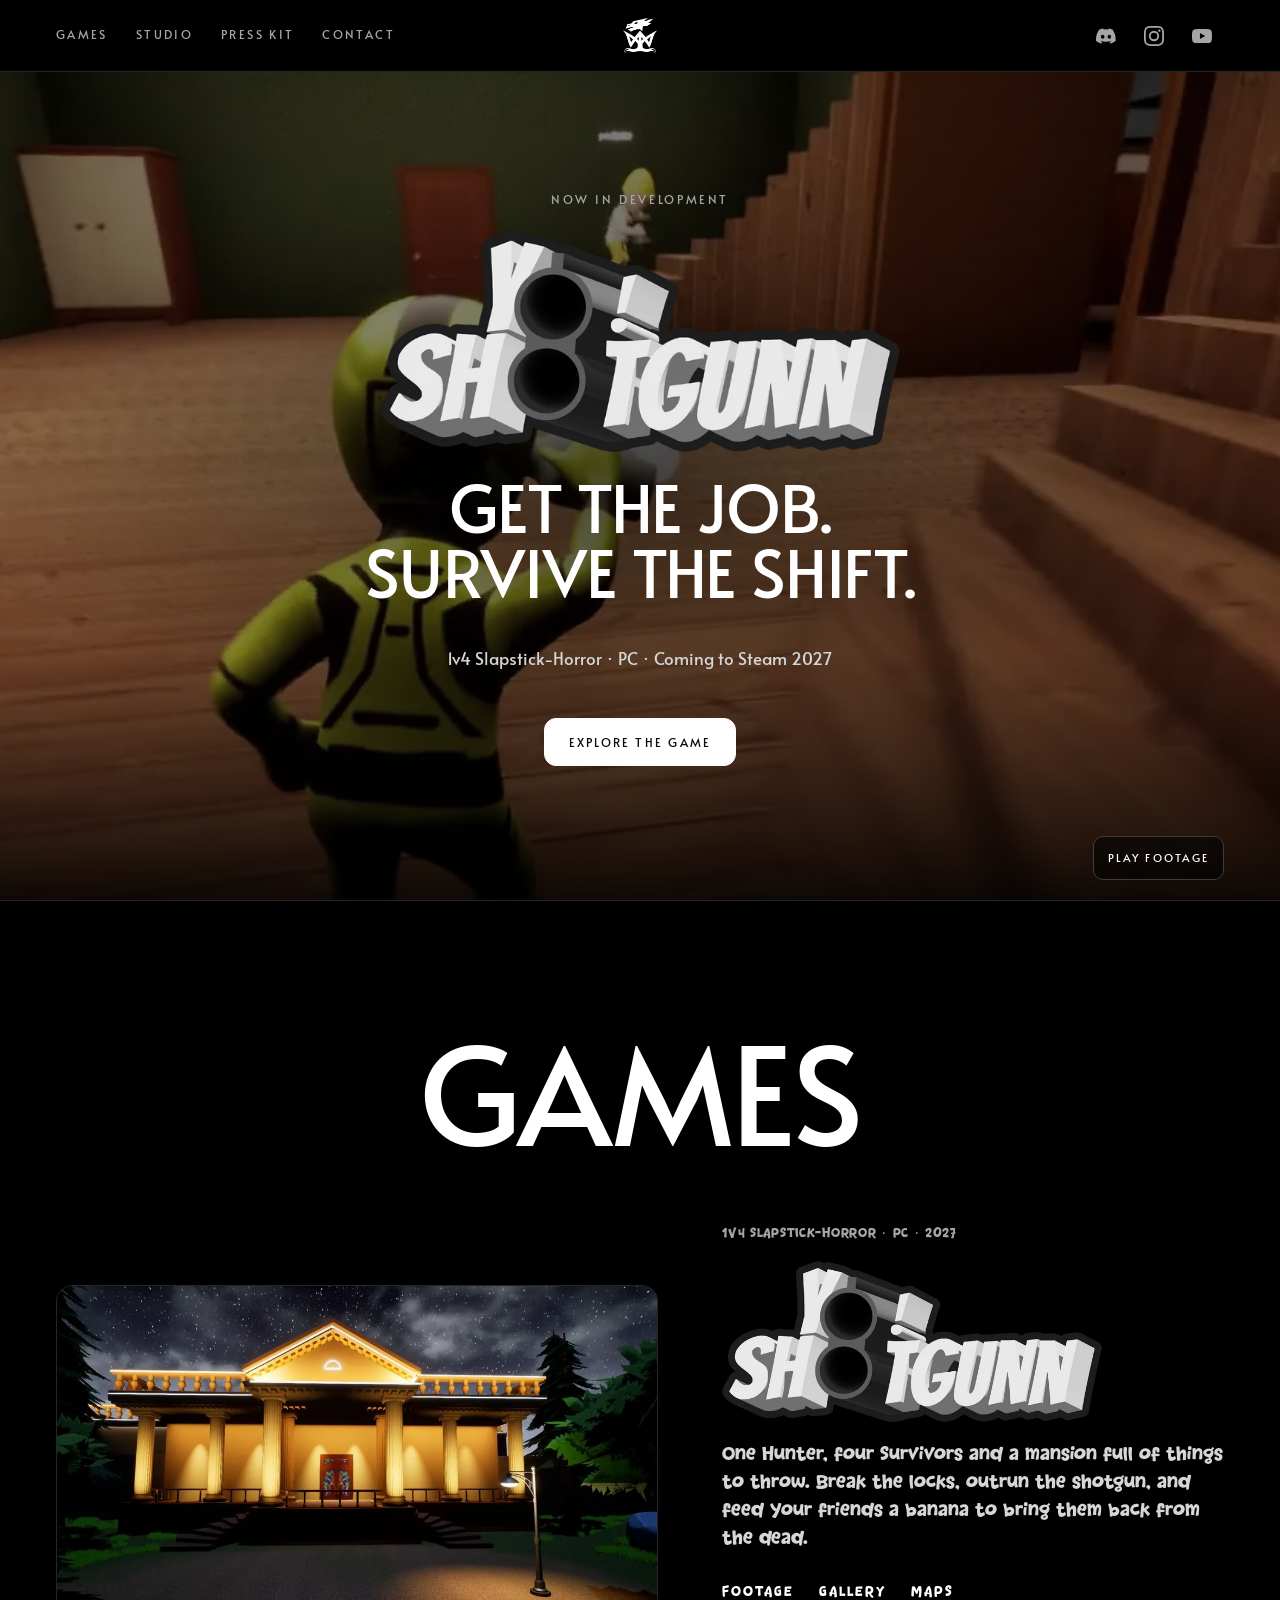
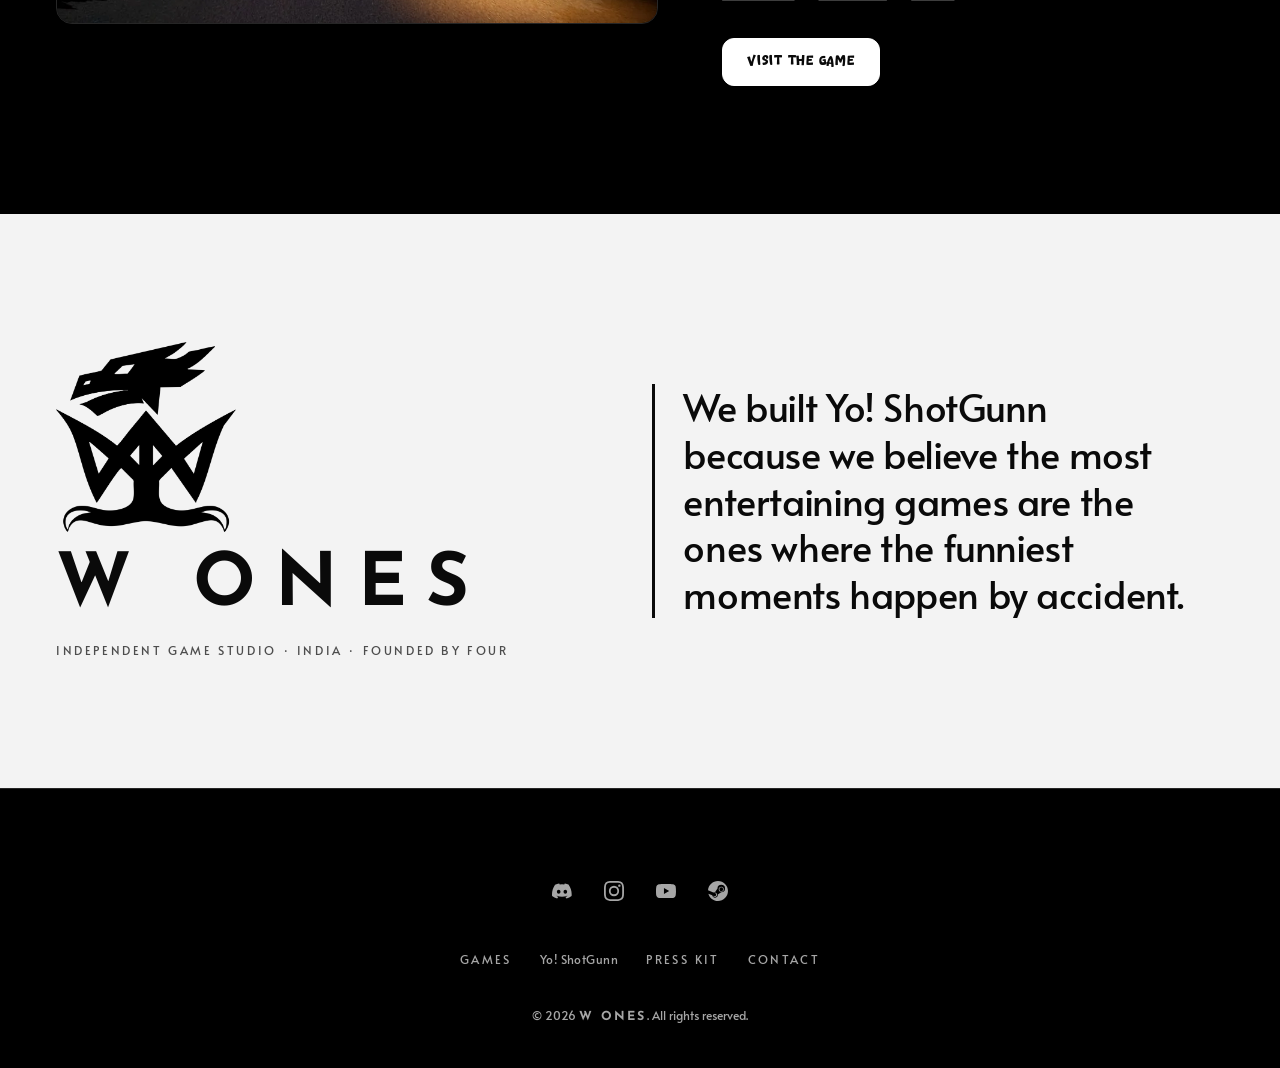
<file: index.html>
<!DOCTYPE html>
<html lang="en">
<head>
<meta charset="utf-8">
<meta name="viewport" content="width=device-width, initial-scale=1">
<title>W ONES</title>
<meta name="description" content="W ONES is an independent game studio from India. Our first game, Yo! ShotGunn, is a 1v4 horror-comedy FPS coming to Steam in 2027.">
<meta property="og:title" content="W ONES">
<meta property="og:description" content="Independent game studio. Makers of Yo! ShotGunn, coming to Steam in 2027.">
<meta property="og:image" content="assets/hero-mansion.jpg">
<meta property="og:type" content="website">
<meta name="theme-color" content="#000000">
<link rel="icon" href="assets/mark-wones.png">
<link rel="preconnect" href="https://fonts.googleapis.com">
<link rel="preconnect" href="https://fonts.gstatic.com" crossorigin>
<link rel="stylesheet" href="https://fonts.googleapis.com/css2?family=Alata&amp;family=Josefin+Sans:wght@700&amp;display=swap">
<link rel="preload" as="image" href="assets/clips/slip.webp" fetchpriority="high">
<link rel="preload" as="image" href="assets/logo-game-700.webp"
      imagesrcset="assets/logo-game-700.webp 700w, assets/logo-game.webp 1400w"
      imagesizes="(max-width: 500px) 220px, 44vw" fetchpriority="high">
<link rel="stylesheet" href="studio.css">
</head>
<body>

<a class="skip" href="#main">Skip to content</a>

<!-- ============ BAR ============ -->
<header class="bar" id="bar">
  <nav class="bar__nav" aria-label="Main">
    <ul class="bar__links" id="barLinks">
      <li><a href="#games">Games</a></li>
      <li><a href="#studio">Studio</a></li>
      <li><a href="#" data-needs-link="presskit">Press kit</a></li>
      <li><a href="https://mail.google.com/mail/?view=cm&amp;fs=1&amp;to=thewonegames@gmail.com" target="_blank" rel="noopener">Contact</a></li>
    </ul>
  </nav>
  <a class="bar__logo" href="#top" aria-label="W ONES home">
    <img src="assets/mark-wones.png" alt="" width="128" height="135">
  </a>
  <ul class="bar__social" aria-label="W ONES elsewhere">
    <li><a class="icon-link" href="https://discord.gg/mQPGaS2Mt" target="_blank" rel="noopener" aria-label="Discord"><svg viewBox="0 0 24 24" aria-hidden="true" focusable="false"><path d="M20.317 4.37a19.79 19.79 0 0 0-4.885-1.515.074.074 0 0 0-.079.037c-.21.375-.444.865-.608 1.25a18.27 18.27 0 0 0-5.487 0 12.64 12.64 0 0 0-.617-1.25.077.077 0 0 0-.079-.037A19.736 19.736 0 0 0 3.677 4.37a.07.07 0 0 0-.032.027C.533 9.046-.32 13.58.099 18.058a.082.082 0 0 0 .031.056 19.9 19.9 0 0 0 5.993 3.03.078.078 0 0 0 .084-.028c.462-.63.874-1.295 1.226-1.994a.076.076 0 0 0-.041-.106 13.1 13.1 0 0 1-1.872-.892.077.077 0 0 1-.008-.128c.126-.094.252-.192.372-.291a.074.074 0 0 1 .078-.011c3.928 1.793 8.18 1.793 12.062 0a.074.074 0 0 1 .078.01c.12.099.246.198.373.292a.077.077 0 0 1-.006.128 12.3 12.3 0 0 1-1.873.891.077.077 0 0 0-.41.107c.36.698.772 1.363 1.225 1.993a.076.076 0 0 0 .084.029 19.84 19.84 0 0 0 6.002-3.03.077.077 0 0 0 .032-.055c.5-5.177-.838-9.674-3.549-13.66a.06.06 0 0 0-.031-.029ZM8.02 15.331c-1.183 0-2.157-1.086-2.157-2.419 0-1.333.955-2.419 2.157-2.419 1.211 0 2.176 1.095 2.157 2.419 0 1.333-.956 2.419-2.157 2.419Zm7.975 0c-1.183 0-2.157-1.086-2.157-2.419 0-1.333.955-2.419 2.157-2.419 1.211 0 2.176 1.095 2.157 2.419 0 1.333-.946 2.419-2.157 2.419Z"/></svg></a></li>
    <li><a class="icon-link" href="https://www.instagram.com/w_ones.games/" target="_blank" rel="noopener" aria-label="Instagram"><svg viewBox="0 0 24 24" aria-hidden="true" focusable="false"><path d="M12 2.163c3.204 0 3.584.012 4.85.07 3.252.148 4.771 1.691 4.919 4.919.058 1.265.069 1.645.069 4.849 0 3.205-.012 3.584-.069 4.849-.149 3.225-1.664 4.771-4.919 4.919-1.266.058-1.644.07-4.85.07-3.204 0-3.584-.012-4.849-.07-3.26-.149-4.771-1.699-4.919-4.92-.058-1.265-.07-1.644-.07-4.849 0-3.204.013-3.583.07-4.849.149-3.227 1.664-4.771 4.919-4.919 1.266-.057 1.645-.069 4.849-.069ZM12 0C8.741 0 8.333.014 7.053.072 2.695.272.273 2.69.073 7.052.014 8.333 0 8.741 0 12c0 3.259.014 3.668.072 4.948.2 4.358 2.618 6.78 6.98 6.98C8.333 23.986 8.741 24 12 24c3.259 0 3.668-.014 4.948-.072 4.354-.2 6.782-2.618 6.979-6.98.059-1.28.073-1.689.073-4.948 0-3.259-.014-3.667-.072-4.947-.196-4.354-2.617-6.78-6.979-6.98C15.668.014 15.259 0 12 0Zm0 5.838a6.162 6.162 0 1 0 0 12.324 6.162 6.162 0 0 0 0-12.324ZM12 16a4 4 0 1 1 0-8 4 4 0 0 1 0 8Zm6.406-11.845a1.44 1.44 0 1 0 0 2.881 1.44 1.44 0 0 0 0-2.881Z"/></svg></a></li>
    <li><a class="icon-link" href="https://www.youtube.com/@W_ONES" target="_blank" rel="noopener" aria-label="YouTube"><svg viewBox="0 0 24 24" aria-hidden="true" focusable="false"><path d="M23.498 6.186a3.016 3.016 0 0 0-2.122-2.136C19.505 3.545 12 3.545 12 3.545s-7.505 0-9.377.505A3.017 3.017 0 0 0 .502 6.186C0 8.07 0 12 0 12s0 3.93.502 5.814a3.016 3.016 0 0 0 2.122 2.136c1.871.505 9.376.505 9.376.505s7.505 0 9.377-.505a3.015 3.015 0 0 0 2.122-2.136C24 15.93 24 12 24 12s0-3.93-.502-5.814ZM9.545 15.568V8.432L15.818 12l-6.273 3.568Z"/></svg></a></li>
  </ul>
  <button class="bar__toggle" id="barToggle" type="button" aria-expanded="false" aria-controls="barLinks">
    <span class="bar__bars" aria-hidden="true"></span>
    <span class="visually-hidden">Menu</span>
  </button>
</header>

<main id="main">

<!-- ============ HERO: the current game, in its own footage ============ -->
<section class="hero" id="top">
  <video class="hero__video" id="heroVideo" muted playsinline preload="auto"
         src="assets/clips/slip.mp4" poster="assets/clips/slip.webp"
         data-clips="assets/clips/slip.mp4|assets/clips/slip.webp assets/clips/steal.mp4|assets/clips/steal.webp"
         aria-hidden="true"></video>
  <div class="hero__shade"></div>
  <div class="hero__inner">
    <p class="kicker">Now in development</p>
    <img class="hero__logo" src="assets/logo-game-700.webp"
         srcset="assets/logo-game-700.webp 700w, assets/logo-game.webp 1400w"
         sizes="(max-width: 500px) 220px, 44vw" alt="Yo! ShotGunn" width="1400" height="597">
    <h1 class="hero__title">Get the job.<br>Survive the shift.</h1>
    <p class="hero__meta">1v4 Slapstick-Horror &middot; PC &middot; Coming to Steam 2027</p>
    <div class="hero__actions">
      <a class="btn btn--solid" href="yoshotgunn.html">Explore the game</a>
    </div>
  </div>
  <button class="hero__pause" id="heroPause" type="button" aria-pressed="false"><span>Pause footage</span></button>
</section>

<!-- ============ GAMES ============ -->
<section class="games" id="games">
  <h2 class="mega">Games</h2>

  <article class="game">
    <a class="game__art" href="yoshotgunn.html" aria-label="Yo! ShotGunn — visit the game"
       data-slides="assets/gallery/shot-01 assets/gallery/shot-02 assets/gallery/shot-03 assets/gallery/shot-04 assets/gallery/shot-05 assets/gallery/shot-06 assets/gallery/shot-07 assets/gallery/shot-08 assets/gallery/shot-09 assets/gallery/shot-10 assets/gallery/shot-11 assets/gallery/shot-12 assets/gallery/shot-13 assets/gallery/shot-14 assets/gallery/shot-15 assets/gallery/shot-16 assets/gallery/shot-17 assets/gallery/shot-18 assets/gallery/shot-19 assets/gallery/shot-20 assets/gallery/shot-21 assets/gallery/shot-22 assets/gallery/shot-23 assets/gallery/shot-24">
      <img class="game__slide is-on" src="assets/hero-mansion-sm.webp"
           srcset="assets/hero-mansion-sm.webp 1100w, assets/hero-mansion.webp 2400w"
           sizes="(max-width: 900px) 100vw, 55vw" loading="lazy" alt="">
      <img class="game__slide" src="assets/gallery/shot-01-sm.webp" loading="lazy" alt="">
    </a>
    <div class="game__body">
      <p class="kicker">1v4 Slapstick-Horror &middot; PC &middot; 2027</p>
      <h3 class="game__title"><img src="assets/logo-game-700.webp" alt="Yo! ShotGunn" width="700" height="298" loading="lazy"></h3>
      <p class="game__desc">One Hunter, four Survivors and a mansion full of things to throw. Break the locks, outrun the shotgun, and feed your friends a banana to bring them back from the dead.</p>
      <ul class="game__links">
        <li><a href="yoshotgunn.html#footage">Footage</a></li>
        <li><a href="yoshotgunn.html#gallery">Gallery</a></li>
        <li><a href="yoshotgunn.html#maps">Maps</a></li>
      </ul>
      <div class="game__actions">
        <a class="btn btn--solid" href="yoshotgunn.html">Visit the game</a>
      </div>
    </div>
  </article>
</section>

<!-- ============ STUDIO ============ -->
<section class="about" id="studio">
  <div class="about__inner">
    <div class="about__id">
      <img class="about__mark" src="assets/logo-wones.webp" alt="" width="600" height="635">
      <h2 class="about__name wones">W ONES</h2>
      <p class="kicker">Independent game studio &middot; India &middot; Founded by four</p>
    </div>
    <blockquote class="about__quote">
      <p>We built Yo! ShotGunn because we believe the most entertaining games are the ones where the funniest moments happen by accident.</p>
    </blockquote>
  </div>
</section>

</main>

<!-- ============ FOOTER ============ -->
<footer class="foot">
  <ul class="foot__social" aria-label="W ONES elsewhere">
    <li><a class="icon-link" href="https://discord.gg/mQPGaS2Mt" target="_blank" rel="noopener" aria-label="Discord"><svg viewBox="0 0 24 24" aria-hidden="true" focusable="false"><path d="M20.317 4.37a19.79 19.79 0 0 0-4.885-1.515.074.074 0 0 0-.079.037c-.21.375-.444.865-.608 1.25a18.27 18.27 0 0 0-5.487 0 12.64 12.64 0 0 0-.617-1.25.077.077 0 0 0-.079-.037A19.736 19.736 0 0 0 3.677 4.37a.07.07 0 0 0-.032.027C.533 9.046-.32 13.58.099 18.058a.082.082 0 0 0 .031.056 19.9 19.9 0 0 0 5.993 3.03.078.078 0 0 0 .084-.028c.462-.63.874-1.295 1.226-1.994a.076.076 0 0 0-.041-.106 13.1 13.1 0 0 1-1.872-.892.077.077 0 0 1-.008-.128c.126-.094.252-.192.372-.291a.074.074 0 0 1 .078-.011c3.928 1.793 8.18 1.793 12.062 0a.074.074 0 0 1 .078.01c.12.099.246.198.373.292a.077.077 0 0 1-.006.128 12.3 12.3 0 0 1-1.873.891.077.077 0 0 0-.41.107c.36.698.772 1.363 1.225 1.993a.076.076 0 0 0 .084.029 19.84 19.84 0 0 0 6.002-3.03.077.077 0 0 0 .032-.055c.5-5.177-.838-9.674-3.549-13.66a.06.06 0 0 0-.031-.029ZM8.02 15.331c-1.183 0-2.157-1.086-2.157-2.419 0-1.333.955-2.419 2.157-2.419 1.211 0 2.176 1.095 2.157 2.419 0 1.333-.956 2.419-2.157 2.419Zm7.975 0c-1.183 0-2.157-1.086-2.157-2.419 0-1.333.955-2.419 2.157-2.419 1.211 0 2.176 1.095 2.157 2.419 0 1.333-.946 2.419-2.157 2.419Z"/></svg></a></li>
    <li><a class="icon-link" href="https://www.instagram.com/w_ones.games/" target="_blank" rel="noopener" aria-label="Instagram"><svg viewBox="0 0 24 24" aria-hidden="true" focusable="false"><path d="M12 2.163c3.204 0 3.584.012 4.85.07 3.252.148 4.771 1.691 4.919 4.919.058 1.265.069 1.645.069 4.849 0 3.205-.012 3.584-.069 4.849-.149 3.225-1.664 4.771-4.919 4.919-1.266.058-1.644.07-4.85.07-3.204 0-3.584-.012-4.849-.07-3.26-.149-4.771-1.699-4.919-4.92-.058-1.265-.07-1.644-.07-4.849 0-3.204.013-3.583.07-4.849.149-3.227 1.664-4.771 4.919-4.919 1.266-.057 1.645-.069 4.849-.069ZM12 0C8.741 0 8.333.014 7.053.072 2.695.272.273 2.69.073 7.052.014 8.333 0 8.741 0 12c0 3.259.014 3.668.072 4.948.2 4.358 2.618 6.78 6.98 6.98C8.333 23.986 8.741 24 12 24c3.259 0 3.668-.014 4.948-.072 4.354-.2 6.782-2.618 6.979-6.98.059-1.28.073-1.689.073-4.948 0-3.259-.014-3.667-.072-4.947-.196-4.354-2.617-6.78-6.979-6.98C15.668.014 15.259 0 12 0Zm0 5.838a6.162 6.162 0 1 0 0 12.324 6.162 6.162 0 0 0 0-12.324ZM12 16a4 4 0 1 1 0-8 4 4 0 0 1 0 8Zm6.406-11.845a1.44 1.44 0 1 0 0 2.881 1.44 1.44 0 0 0 0-2.881Z"/></svg></a></li>
    <li><a class="icon-link" href="https://www.youtube.com/@W_ONES" target="_blank" rel="noopener" aria-label="YouTube"><svg viewBox="0 0 24 24" aria-hidden="true" focusable="false"><path d="M23.498 6.186a3.016 3.016 0 0 0-2.122-2.136C19.505 3.545 12 3.545 12 3.545s-7.505 0-9.377.505A3.017 3.017 0 0 0 .502 6.186C0 8.07 0 12 0 12s0 3.93.502 5.814a3.016 3.016 0 0 0 2.122 2.136c1.871.505 9.376.505 9.376.505s7.505 0 9.377-.505a3.015 3.015 0 0 0 2.122-2.136C24 15.93 24 12 24 12s0-3.93-.502-5.814ZM9.545 15.568V8.432L15.818 12l-6.273 3.568Z"/></svg></a></li>
    <li><a class="icon-link" href="#" data-needs-link="steam" aria-label="Steam"><svg viewBox="0 0 24 24" aria-hidden="true" focusable="false"><path d="M11.979 0C5.678 0 .511 4.86.022 11.037l6.432 2.658a3.39 3.39 0 0 1 1.912-.59c.063 0 .125.003.188.005l2.861-4.142v-.06a4.525 4.525 0 1 1 4.524 4.527h-.105l-4.076 2.911c0 .052.004.105.004.158a3.4 3.4 0 0 1-6.748.66L.436 15.27C1.862 20.307 6.487 24 11.979 24c6.627 0 11.999-5.373 11.999-12S18.606 0 11.979 0ZM7.54 18.21l-1.473-.61a2.553 2.553 0 0 0 1.32 1.253 2.564 2.564 0 0 0 3.345-1.386 2.54 2.54 0 0 0 .002-1.95 2.543 2.543 0 0 0-1.388-1.392 2.56 2.56 0 0 0-1.97-.008l1.523.63a1.879 1.879 0 0 1-1.359 3.463Zm11.365-8.302a3.017 3.017 0 0 0-3.015-3.011 3.016 3.016 0 0 0-3.011 3.011 3.016 3.016 0 0 0 3.011 3.009 3.017 3.017 0 0 0 3.015-3.009Zm-5.273-.005a2.267 2.267 0 0 1 2.264-2.264 2.267 2.267 0 0 1 2.266 2.264 2.266 2.266 0 0 1-2.266 2.262 2.266 2.266 0 0 1-2.264-2.262Z"/></svg></a></li>
  </ul>
  <nav class="foot__links" aria-label="Footer">
    <a href="#games">Games</a>
    <a href="yoshotgunn.html"><span class="gamename">Yo! ShotGunn</span></a>
    <a href="#" data-needs-link="presskit">Press kit</a>
    <a href="https://mail.google.com/mail/?view=cm&amp;fs=1&amp;to=thewonegames@gmail.com" target="_blank" rel="noopener">Contact</a>
  </nav>
  <p class="foot__legal">&copy; 2026 <span class="wones">W ONES</span>. All rights reserved.</p>
</footer>

<script src="studio.js"></script>
</body>
</html>
</file>
<file: studio.css>
/* ============================================================
   W ONES — studio site
   Black and white, after Landfall: the frame stays monochrome and
   the game art is the only colour on the page.
   Type is Alata throughout; Josefin Sans is kept for the studio
   name alone, and Chomage for the text about the game itself.
   Written mobile first.
   ============================================================ */

/* Chomage by Khurasan (khurasanstudio.com), subset to Latin. Web embedding
   requires Khurasan's Webfont license. Inlined because the artifact host
   only serves font files from Google Fonts. */
@font-face {
  font-family: 'Chomage';
  src: url([data-uri]) format('woff2');
  font-weight: 400;
  font-style: normal;
  font-display: swap;
}

:root {
  --black:      #000000;
  --panel:      #0c0c0c;
  --line:       #262626;
  --line-hi:    #3d3d3d;
  --grey:       #a6a6a6;   /* 8.9:1 on black */
  --white:      #ffffff;
  --paper:      #f3f3f3;   /* the one inverted band */
  --ink:        #0a0a0a;
  --ink-soft:   #4d4d4d;   /* 7.9:1 on paper */

  --ff:       'Alata', 'Century Gothic', 'Trebuchet MS', sans-serif;
  --ff-brand: 'Josefin Sans', 'Futura', 'Century Gothic', sans-serif;
  --ff-game:  'Chomage', 'Alata', 'Arial Rounded MT Bold', sans-serif;

  --radius:    12px;   /* buttons */
  --radius-sm: 10px;   /* small controls */
  --radius-lg: 16px;   /* the game art */

  --bar-h:  72px;
  --gutter: clamp(1.25rem, 5vw, 3.5rem);
  --maxw:   1240px;
  --ease:   cubic-bezier(.22, .61, .36, 1);

  color-scheme: dark;
}

*, *::before, *::after { box-sizing: border-box; }
html { scroll-behavior: smooth; }
body {
  margin: 0;
  background: var(--black);
  color: var(--white);
  font-family: var(--ff);
  font-size: 1.0625rem;
  line-height: 1.65;
  font-synthesis: none;              /* Alata ships one weight: no faux bold */
  -webkit-font-smoothing: antialiased;
  overflow-x: hidden;
}
img, video { max-width: 100%; height: auto; display: block; }
a { color: inherit; }
button { font: inherit; color: inherit; }
ul { list-style: none; margin: 0; padding: 0; }

:where(a, button, [tabindex]):focus-visible {
  outline: 2px solid currentColor;
  outline-offset: 3px;
}
section[id] { scroll-margin-top: var(--bar-h); }

.wones {
  font-family: var(--ff-brand);
  font-weight: 700;
  letter-spacing: .26em;
  text-transform: uppercase;
  white-space: nowrap;   /* the studio name never splits across lines */
}

.kicker {
  margin: 0;
  font-size: .74rem;
  letter-spacing: .22em;
  text-transform: uppercase;
  color: var(--grey);
}

.visually-hidden {
  position: absolute !important;
  width: 1px; height: 1px;
  margin: -1px; padding: 0;
  overflow: hidden;
  clip: rect(0 0 0 0);
  white-space: nowrap;
  border: 0;
}

.skip {
  position: absolute;
  left: var(--gutter);
  top: -100px;
  z-index: 300;
  padding: .75rem 1rem;
  border-radius: var(--radius-sm);
  background: var(--white);
  color: var(--ink);
  text-decoration: none;
}
.skip:focus { top: .75rem; }

/* ---------- buttons: rounded outlined boxes, invert on hover ---------- */
.btn {
  display: inline-flex;
  align-items: center;
  justify-content: center;
  min-height: 48px;
  padding: 0 1.5rem;
  border: 1px solid var(--white);
  border-radius: var(--radius);
  background: transparent;
  color: var(--white);
  font-size: .78rem;
  letter-spacing: .18em;
  text-transform: uppercase;
  text-decoration: none;
  cursor: pointer;
  transition: background .15s var(--ease), color .15s var(--ease);
}
.btn:hover { background: var(--white); color: var(--ink); }
.btn--solid { background: var(--white); color: var(--ink); }
.btn--solid:hover { background: transparent; color: var(--white); }

/* ============================================================
   BAR — logo left on phones; nav left, logo centred on desktop
   ============================================================ */
.bar {
  position: sticky;
  top: 0;
  z-index: 100;
  display: grid;
  grid-template-columns: 1fr auto;
  grid-template-areas: "logo toggle";
  align-items: center;
  height: var(--bar-h);
  padding: 0 var(--gutter);
  background: var(--black);
  border-bottom: 1px solid var(--line);
}
.bar__logo {
  grid-area: logo;
  display: inline-flex;
  align-items: center;
  justify-content: center;
  min-width: 44px;
  min-height: 44px;
  justify-self: start;
  text-decoration: none;
}
.bar__logo img { width: 34px; }

.bar__toggle {
  grid-area: toggle;
  display: inline-flex;
  align-items: center;
  justify-content: center;
  width: 44px;
  height: 44px;
  padding: 0;
  background: transparent;
  border: 1px solid var(--line-hi);
  border-radius: var(--radius-sm);
  cursor: pointer;
}
.bar__bars { position: relative; display: block; width: 18px; height: 12px; }
.bar__bars::before,
.bar__bars::after {
  content: "";
  position: absolute;
  left: 0; right: 0;
  height: 2px;
  background: currentColor;
  transition: transform .2s var(--ease), top .2s var(--ease), bottom .2s var(--ease);
}
.bar__bars::before { top: 0; }
.bar__bars::after { bottom: 0; }
.bar[data-open="true"] .bar__bars::before { top: 5px; transform: rotate(45deg); }
.bar[data-open="true"] .bar__bars::after { bottom: 5px; transform: rotate(-45deg); }

.bar__nav {
  position: absolute;
  top: 100%;
  left: 0; right: 0;
  display: none;
  padding: .25rem var(--gutter) 1.25rem;
  background: var(--black);
  border-bottom: 1px solid var(--line);
}
.bar[data-open="true"] .bar__nav { display: block; }
.bar__links a {
  display: flex;
  align-items: center;
  min-height: 52px;
  font-size: .82rem;
  letter-spacing: .2em;
  text-transform: uppercase;
  text-decoration: none;
  color: var(--grey);
  border-bottom: 1px solid var(--line);
  transition: color .15s;
}
.bar__links a:hover, .bar__links a:focus-visible { color: var(--white); }

.bar__social { display: none; }

@media (min-width: 960px) {
  .bar {
    grid-template-columns: 1fr auto 1fr;
    grid-template-areas: "nav logo social";
  }
  .bar__toggle { display: none; }
  .bar__logo { justify-self: center; }
  .bar__nav,
  .bar[data-open="true"] .bar__nav {
    grid-area: nav;
    position: static;
    display: block;
    padding: 0;
    background: none;
    border: 0;
  }
  .bar__links { display: flex; gap: 1.75rem; }
  .bar__links a {
    min-height: 44px;
    font-size: .74rem;
    border-bottom: 1px solid transparent;
  }
  .bar__links a:hover, .bar__links a:focus-visible { border-bottom-color: var(--white); }
  .bar__social {
    grid-area: social;
    display: flex;
    justify-self: end;
    gap: .25rem;
  }
}

/* shared icon links */
.icon-link {
  display: inline-flex;
  align-items: center;
  justify-content: center;
  width: 44px;
  height: 44px;
  border-radius: var(--radius-sm);
  color: var(--grey);
  transition: color .15s;
}
.icon-link svg { width: 20px; height: 20px; fill: currentColor; }
.icon-link:hover, .icon-link:focus-visible { color: var(--white); }

/* ============================================================
   HERO — the game's own footage behind a centred headline
   ============================================================ */
.hero {
  position: relative;
  display: grid;
  place-items: center;
  min-height: calc(100svh - var(--bar-h));
  padding: 4rem var(--gutter) 5rem;
  overflow: hidden;
  isolation: isolate;
  text-align: center;
}
.hero__video,
.hero__poster {
  position: absolute;
  inset: 0;
  z-index: -2;
  width: 100%;
  height: 100%;
  object-fit: cover;
  filter: grayscale(.15);
}
/* Two stacked players cross-fade from one clip to the next: the incoming
   one sits on top and fades in over the one that is finishing. */
.hero__video { z-index: -3; transition: opacity .9s ease; }
.hero__video.is-top { z-index: -2; }
.hero__video.is-hidden { opacity: 0; }
/* a scrim for legibility, heaviest where the type sits */
.hero__shade {
  position: absolute;
  inset: 0;
  z-index: -1;
  background:
    radial-gradient(70% 60% at 50% 50%, rgba(0,0,0,.72), rgba(0,0,0,.35) 70%, rgba(0,0,0,.2)),
    linear-gradient(to bottom, rgba(0,0,0,.35), rgba(0,0,0,0) 30%, rgba(0,0,0,0) 70%, rgba(0,0,0,.85));
}
.hero__inner {
  display: flex;
  flex-direction: column;
  align-items: center;
  gap: clamp(1rem, 2.4vh, 1.6rem);
  max-width: 920px;
}
.hero__logo { width: clamp(220px, 44vw, 520px); }
.hero__title {
  margin: 0;
  font-weight: 400;
  font-size: clamp(1.9rem, 5.2vw, 4.1rem);
  line-height: 1;
  letter-spacing: -.01em;
  text-transform: uppercase;
  text-wrap: balance;
}
.hero__meta { color: #d6d6d6; }
.hero__actions {
  display: flex;
  flex-direction: column;
  gap: .75rem;
  width: 100%;
  max-width: 320px;
  margin-top: .5rem;
}
@media (min-width: 560px) {
  .hero__actions { flex-direction: row; justify-content: center; width: auto; max-width: none; }
}
.hero__pause {
  position: absolute;
  right: var(--gutter);
  bottom: 1.25rem;
  display: inline-flex;
  align-items: center;
  gap: .5rem;
  min-height: 44px;
  padding: 0 .9rem;
  background: rgba(0,0,0,.55);
  border: 1px solid var(--line-hi);
  border-radius: var(--radius-sm);
  font-size: .7rem;
  letter-spacing: .18em;
  text-transform: uppercase;
  cursor: pointer;
}
.hero__pause:hover { border-color: var(--white); }

/* ============================================================
   GAMES
   ============================================================ */
.games {
  padding: clamp(4.5rem, 10vw, 8rem) var(--gutter);
  border-top: 1px solid var(--line);
}
.mega {
  margin: 0 0 clamp(2.5rem, 6vw, 4.5rem);
  font-weight: 400;
  font-size: clamp(3.2rem, 13vw, 8.5rem);
  line-height: .9;
  letter-spacing: -.02em;
  text-transform: uppercase;
  text-align: center;
}
.game {
  display: grid;
  gap: 2rem;
  max-width: var(--maxw);
  margin: 0 auto;
}
@media (min-width: 900px) {
  .game { grid-template-columns: minmax(0, 1.2fr) minmax(0, 1fr); gap: clamp(2.5rem, 5vw, 4.5rem); align-items: center; }
}
.game__art {
  position: relative;
  display: block;
  aspect-ratio: 16 / 9;
  overflow: hidden;
  border: 1px solid var(--line);
  border-radius: var(--radius-lg);
  background: var(--panel);
}
/* two stacked stills that cross-fade; the script feeds them the gallery */
.game__slide {
  position: absolute;
  inset: 0;
  width: 100%;
  height: 100%;
  object-fit: cover;
  opacity: 0;
  transition: opacity .9s var(--ease), transform .6s var(--ease);
}
.game__slide.is-on { opacity: 1; }
.game__art:hover .game__slide,
.game__art:focus-visible .game__slide { transform: scale(1.04); }
.game__body { display: flex; flex-direction: column; gap: 1.1rem; }
/* the title is the game's logo */
.game__title { margin: 0; line-height: 0; }
.game__title img { width: min(380px, 86%); height: auto; }

/* everything written about the game is set in the game's own face */
.game__body,
.game__body .btn { font-family: var(--ff-game); }
.game__body .kicker,
.game__links a,
.game__body .btn { letter-spacing: .06em; }
.game__desc { margin: 0; max-width: 46ch; color: #d6d6d6; }
.game__links { display: flex; flex-wrap: wrap; gap: 0 1.5rem; }
.game__links a {
  display: inline-flex;
  align-items: center;
  justify-content: center;
  min-height: 44px;
  min-width: 44px;
  font-size: .8rem;
  letter-spacing: .16em;
  text-transform: uppercase;
  text-decoration: underline;
  text-decoration-color: var(--line-hi);
  text-underline-offset: .35em;
}
.game__links a:hover { text-decoration-color: var(--white); }
.game__actions { display: flex; flex-wrap: wrap; gap: .75rem; margin-top: .4rem; }

/* ============================================================
   STUDIO — the one inverted band
   ============================================================ */
.about {
  padding: clamp(4.5rem, 10vw, 8rem) var(--gutter);
  background: var(--paper);
  color: var(--ink);
}
.about__inner {
  display: grid;
  gap: 2.75rem;
  max-width: var(--maxw);
  margin: 0 auto;
}
@media (min-width: 900px) {
  .about__inner { grid-template-columns: minmax(0, 1fr) minmax(0, 1.1fr); gap: clamp(3rem, 6vw, 6rem); align-items: center; }
}
.about__id { display: flex; flex-direction: column; align-items: flex-start; gap: 1.1rem; }
.about__mark { width: clamp(110px, 16vw, 180px); filter: invert(1); }
.about__name { margin: 0; font-size: clamp(2.5rem, 8vw, 4.6rem); line-height: 1; }
.about .kicker { color: var(--ink-soft); }
.about__quote {
  margin: 0;
  padding-left: clamp(1.1rem, 2.5vw, 1.75rem);
  border-left: 3px solid var(--ink);
}
.about__quote p {
  margin: 0;
  font-size: clamp(1.45rem, 3.2vw, 2.4rem);
  line-height: 1.22;
  letter-spacing: -.01em;
  text-wrap: balance;
}

/* ============================================================
   FOOTER
   ============================================================ */
.foot {
  display: flex;
  flex-direction: column;
  align-items: center;
  gap: 1.5rem;
  padding: clamp(3.5rem, 8vw, 5rem) var(--gutter) 2.5rem;
  border-top: 1px solid var(--line);
  text-align: center;
}
.foot__social { display: flex; gap: .5rem; }
.foot__links { display: flex; flex-wrap: wrap; justify-content: center; gap: 0 1.75rem; }
.foot__links a {
  display: inline-flex;
  align-items: center;
  min-height: 44px;
  font-size: .74rem;
  letter-spacing: .2em;
  text-transform: uppercase;
  text-decoration: none;
  color: var(--grey);
}
.foot__links a:hover, .foot__links a:focus-visible { color: var(--white); }
.foot__legal { margin: 0; font-size: .78rem; color: var(--grey); }
.foot__legal .wones { letter-spacing: .18em; }

/* the game's name keeps its own capitalisation, even inside uppercase rows */
.gamename { text-transform: none; letter-spacing: .04em; }

@media (prefers-reduced-motion: reduce) {
  html { scroll-behavior: auto; }
  *, *::before, *::after { transition-duration: .001ms !important; animation-duration: .001ms !important; }
}
</file>
